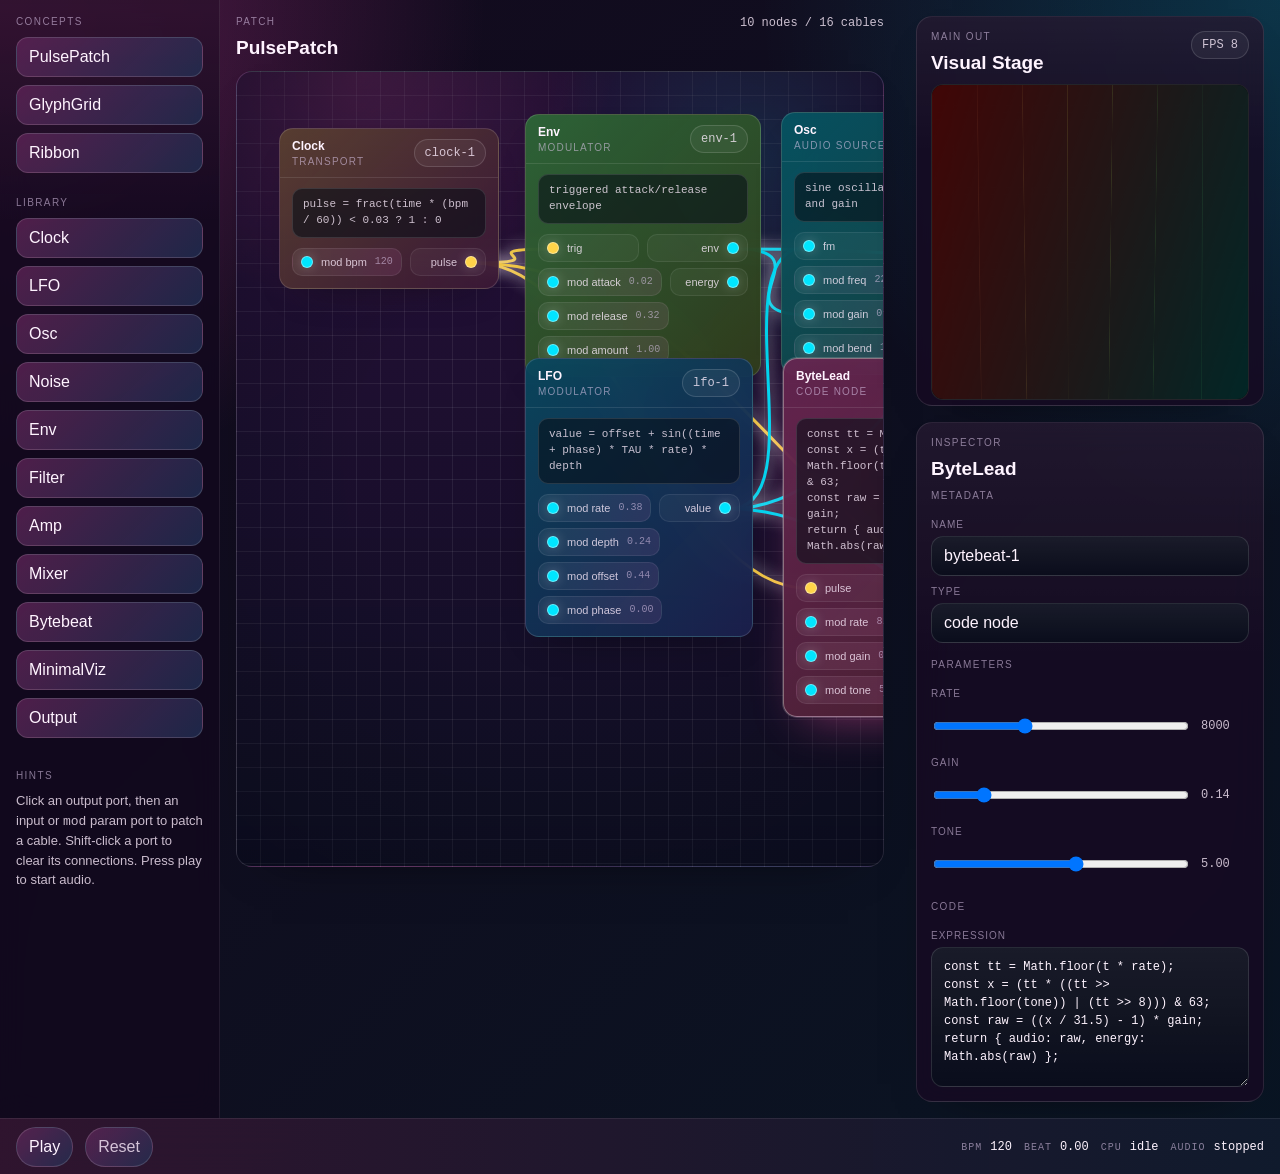
<file: index.html>
<!doctype html>
<html lang="en">
  <head>
    <meta charset="UTF-8" />
    <meta name="viewport" content="width=device-width, initial-scale=1.0" />
    <title>PulsePatch Prototype</title>
    <link rel="stylesheet" href="./styles.css" />
  </head>
  <body>
    <div class="app-shell">
      <aside class="left-rail">
        <div class="rail-section">
          <div class="section-label">Concepts</div>
          <a class="library-item nav-link" href="./index.html">PulsePatch</a>
          <a class="library-item nav-link" href="./glyphgrid.html">GlyphGrid</a>
          <a class="library-item nav-link" href="./ribbon.html">Ribbon</a>
        </div>
        <div class="rail-section">
          <div class="section-label">Library</div>
          <button class="library-item" data-node-type="clock">Clock</button>
          <button class="library-item" data-node-type="lfo">LFO</button>
          <button class="library-item" data-node-type="osc">Osc</button>
          <button class="library-item" data-node-type="noise">Noise</button>
          <button class="library-item" data-node-type="env">Env</button>
          <button class="library-item" data-node-type="filter">Filter</button>
          <button class="library-item" data-node-type="amp">Amp</button>
          <button class="library-item" data-node-type="mixer">Mixer</button>
          <button class="library-item" data-node-type="bytebeat">Bytebeat</button>
          <button class="library-item" data-node-type="visual">MinimalViz</button>
          <button class="library-item" data-node-type="output">Output</button>
        </div>
        <div class="rail-section">
          <div class="section-label">Hints</div>
          <p class="hint-text">Click an output port, then an input or <code>mod</code> param port to patch a cable. Shift-click a port to clear its connections. Press play to start audio.</p>
        </div>
      </aside>

      <main class="workspace">
        <section class="canvas-panel">
          <div class="panel-header">
            <div>
              <div class="section-label">Patch</div>
              <h1>PulsePatch</h1>
            </div>
            <div class="status-group">
              <span id="connection-status">4 nodes / 4 cables</span>
            </div>
          </div>
          <div id="patch-canvas" class="patch-canvas">
            <svg id="cable-layer" class="cable-layer"></svg>
          </div>
        </section>

        <aside class="right-panel">
          <section class="preview-panel">
            <div class="panel-header tight">
              <div>
                <div class="section-label">Main Out</div>
                <h2>Visual Stage</h2>
              </div>
              <div class="status-chip" id="fps-chip">FPS 0</div>
            </div>
            <canvas id="stage" width="640" height="360"></canvas>
          </section>

          <section class="inspector-panel">
            <div class="panel-header tight">
              <div>
                <div class="section-label">Inspector</div>
                <h2 id="inspector-title">Select a node</h2>
              </div>
            </div>
            <div id="inspector-body" class="inspector-body empty-state">
              Click a node to edit its ports, parameters, and code.
            </div>
          </section>
        </aside>
      </main>

      <footer class="transport-bar">
        <div class="transport-controls">
          <button id="play-toggle" class="transport-button">Play</button>
          <button id="reset-button" class="transport-button secondary">Reset</button>
        </div>
        <div class="transport-readouts">
          <div class="readout"><span class="readout-label">BPM</span><span id="bpm-readout">120</span></div>
          <div class="readout"><span class="readout-label">Beat</span><span id="beat-readout">0.00</span></div>
          <div class="readout"><span class="readout-label">CPU</span><span id="cpu-readout">idle</span></div>
          <div class="readout"><span class="readout-label">Audio</span><span id="audio-readout">stopped</span></div>
        </div>
      </footer>
    </div>

    <script type="module" src="./app.js"></script>
  </body>
</html>
</file>
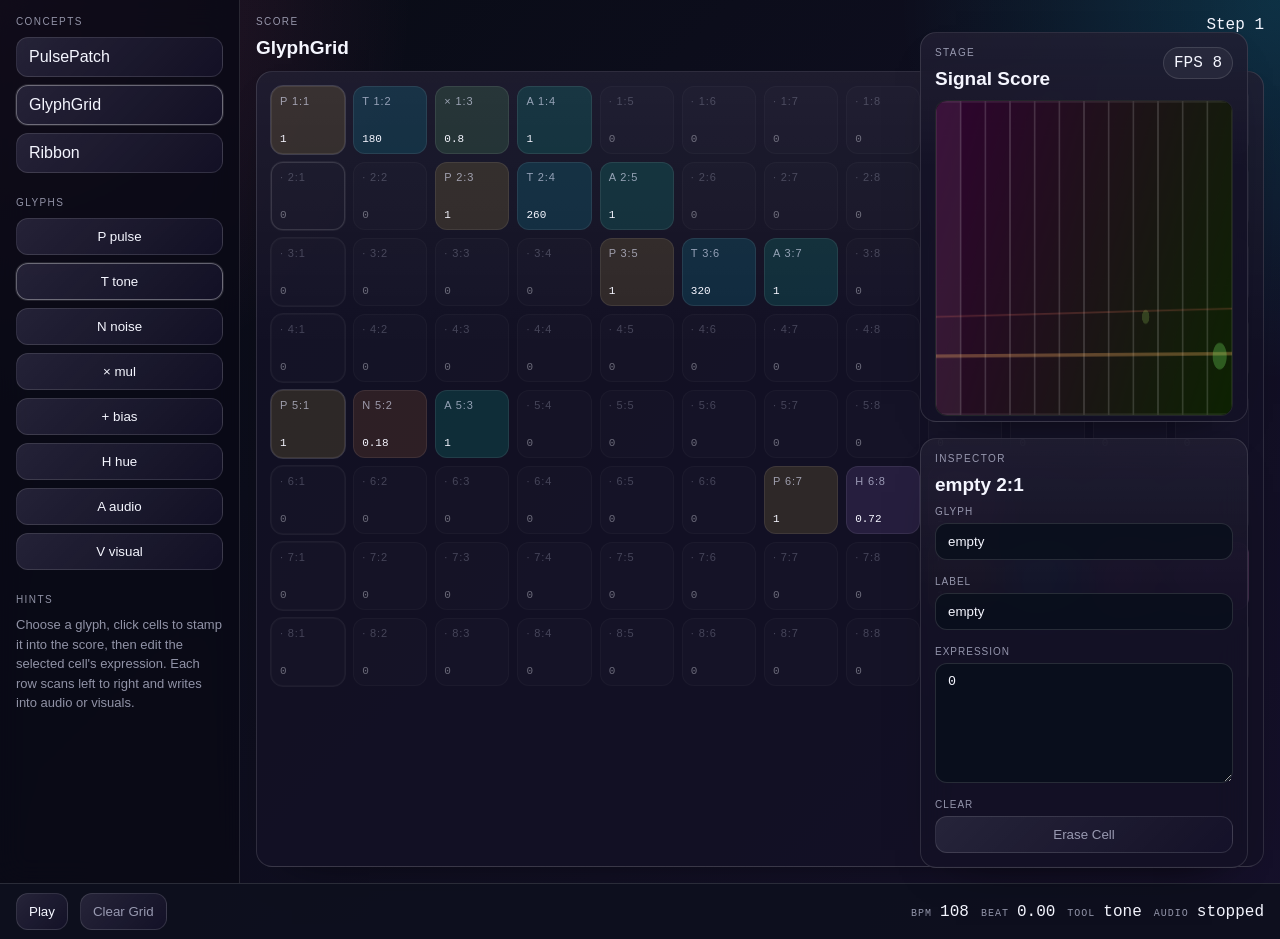
<file: glyphgrid.html>
<!doctype html>
<html lang="en">
  <head>
    <meta charset="UTF-8" />
    <meta name="viewport" content="width=device-width, initial-scale=1.0" />
    <title>GlyphGrid Prototype</title>
    <link rel="stylesheet" href="./glyphgrid.css" />
  </head>
  <body>
    <div class="shell">
      <aside class="sidebar">
        <section class="sidebar-section">
          <div class="section-label">Concepts</div>
          <a class="nav-link" href="./index.html">PulsePatch</a>
          <a class="nav-link active" href="./glyphgrid.html">GlyphGrid</a>
          <a class="nav-link" href="./ribbon.html">Ribbon</a>
        </section>
        <section class="sidebar-section">
          <div class="section-label">Glyphs</div>
          <div id="tool-palette" class="tool-palette"></div>
        </section>
        <section class="sidebar-section">
          <div class="section-label">Hints</div>
          <p class="hint-text">Choose a glyph, click cells to stamp it into the score, then edit the selected cell's expression. Each row scans left to right and writes into audio or visuals.</p>
        </section>
      </aside>

      <main class="workspace">
        <section class="grid-panel">
          <div class="panel-header">
            <div>
              <div class="section-label">Score</div>
              <h1>GlyphGrid</h1>
            </div>
            <div class="status-group">
              <span id="column-readout">Step 0</span>
            </div>
          </div>
          <div id="grid" class="grid"></div>
        </section>

        <aside class="right-panel">
          <section class="preview-panel">
            <div class="panel-header tight">
              <div>
                <div class="section-label">Stage</div>
                <h2>Signal Score</h2>
              </div>
              <div class="status-chip" id="fps-chip">FPS 0</div>
            </div>
            <canvas id="stage" width="640" height="360"></canvas>
          </section>

          <section class="inspector-panel">
            <div class="panel-header tight">
              <div>
                <div class="section-label">Inspector</div>
                <h2 id="inspector-title">Select a cell</h2>
              </div>
            </div>
            <div id="inspector-body" class="inspector-body empty-state">
              Click a grid cell to edit its label and expression.
            </div>
          </section>
        </aside>
      </main>

      <footer class="transport-bar">
        <div class="transport-controls">
          <button id="play-toggle" class="transport-button">Play</button>
          <button id="clear-button" class="transport-button secondary">Clear Grid</button>
        </div>
        <div class="transport-readouts">
          <div class="readout"><span class="readout-label">BPM</span><span id="bpm-readout">108</span></div>
          <div class="readout"><span class="readout-label">Beat</span><span id="beat-readout">0.00</span></div>
          <div class="readout"><span class="readout-label">Tool</span><span id="tool-readout">tone</span></div>
          <div class="readout"><span class="readout-label">Audio</span><span id="audio-readout">stopped</span></div>
        </div>
      </footer>
    </div>

    <script type="module" src="./glyphgrid.js"></script>
  </body>
</html>
</file>
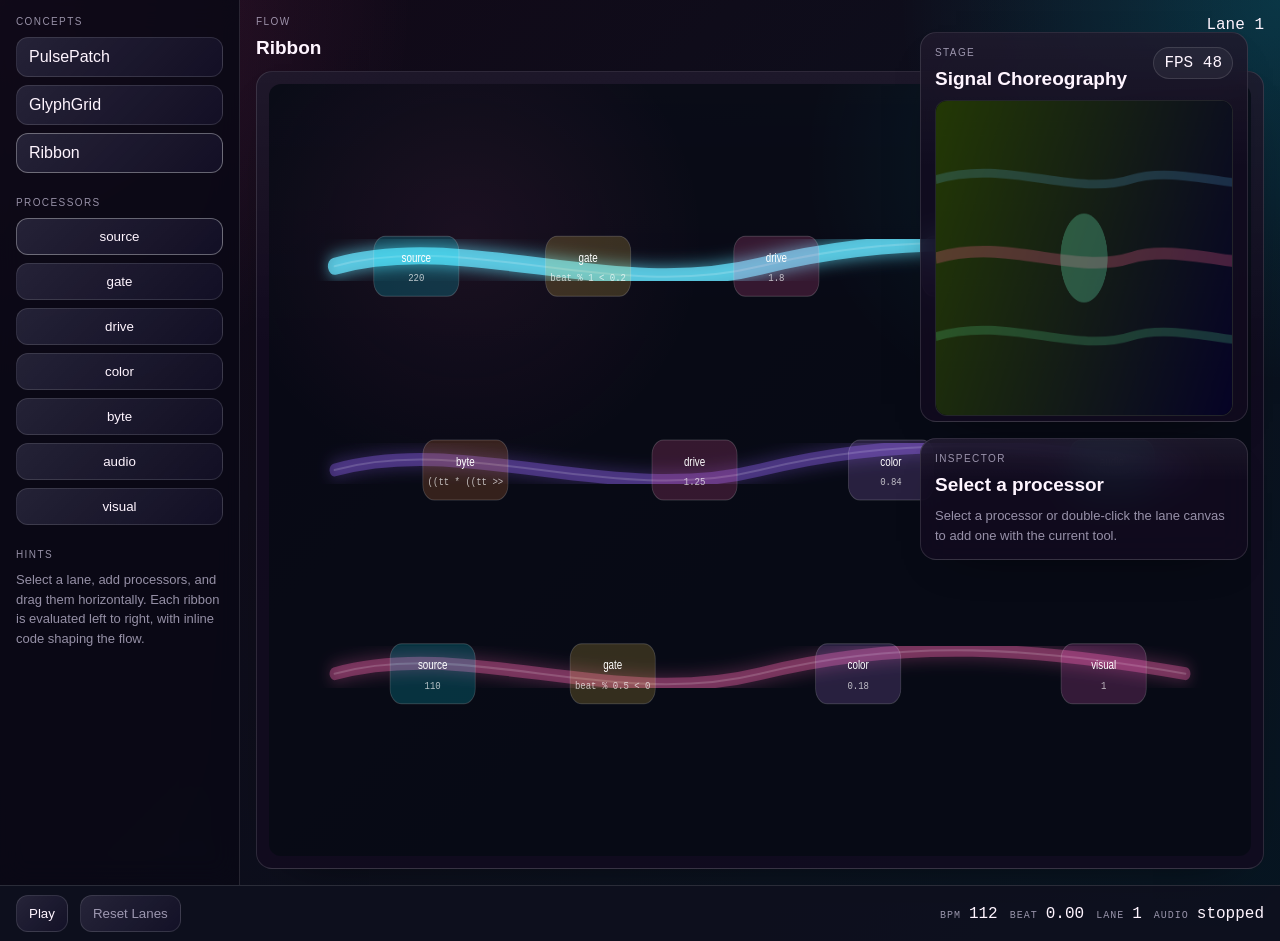
<file: ribbon.html>
<!doctype html>
<html lang="en">
  <head>
    <meta charset="UTF-8" />
    <meta name="viewport" content="width=device-width, initial-scale=1.0" />
    <title>Ribbon Prototype</title>
    <link rel="stylesheet" href="./ribbon.css" />
  </head>
  <body>
    <div class="shell">
      <aside class="sidebar">
        <section class="sidebar-section">
          <div class="section-label">Concepts</div>
          <a class="nav-link" href="./index.html">PulsePatch</a>
          <a class="nav-link" href="./glyphgrid.html">GlyphGrid</a>
          <a class="nav-link active" href="./ribbon.html">Ribbon</a>
        </section>
        <section class="sidebar-section">
          <div class="section-label">Processors</div>
          <div id="processor-palette" class="tool-palette"></div>
        </section>
        <section class="sidebar-section">
          <div class="section-label">Hints</div>
          <p class="hint-text">Select a lane, add processors, and drag them horizontally. Each ribbon is evaluated left to right, with inline code shaping the flow.</p>
        </section>
      </aside>

      <main class="workspace">
        <section class="ribbon-panel">
          <div class="panel-header">
            <div>
              <div class="section-label">Flow</div>
              <h1>Ribbon</h1>
            </div>
            <div class="status-group">
              <span id="lane-readout">Lane 1</span>
            </div>
          </div>
          <div id="ribbon-canvas" class="ribbon-canvas">
            <svg id="ribbon-svg" viewBox="0 0 1200 720" preserveAspectRatio="none"></svg>
          </div>
        </section>

        <aside class="right-panel">
          <section class="preview-panel">
            <div class="panel-header tight">
              <div>
                <div class="section-label">Stage</div>
                <h2>Signal Choreography</h2>
              </div>
              <div class="status-chip" id="fps-chip">FPS 0</div>
            </div>
            <canvas id="stage" width="640" height="360"></canvas>
          </section>

          <section class="inspector-panel">
            <div class="panel-header tight">
              <div>
                <div class="section-label">Inspector</div>
                <h2 id="inspector-title">Select a processor</h2>
              </div>
            </div>
            <div id="inspector-body" class="inspector-body empty-state">
              Select a lane or processor to edit it.
            </div>
          </section>
        </aside>
      </main>

      <footer class="transport-bar">
        <div class="transport-controls">
          <button id="play-toggle" class="transport-button">Play</button>
          <button id="reset-button" class="transport-button secondary">Reset Lanes</button>
        </div>
        <div class="transport-readouts">
          <div class="readout"><span class="readout-label">BPM</span><span id="bpm-readout">112</span></div>
          <div class="readout"><span class="readout-label">Beat</span><span id="beat-readout">0.00</span></div>
          <div class="readout"><span class="readout-label">Lane</span><span id="lane-readout-bottom">1</span></div>
          <div class="readout"><span class="readout-label">Audio</span><span id="audio-readout">stopped</span></div>
        </div>
      </footer>
    </div>

    <script type="module" src="./ribbon.js"></script>
  </body>
</html>
</file>
<file: styles.css>
:root {
  --bg: #14091d;
  --bg-2: #091523;
  --panel: rgba(22, 10, 35, 0.82);
  --panel-strong: rgba(37, 14, 54, 0.92);
  --panel-soft: rgba(15, 24, 41, 0.9);
  --line: rgba(255, 255, 255, 0.15);
  --line-strong: rgba(255, 255, 255, 0.3);
  --text: #fff4ff;
  --text-dim: rgba(255, 240, 255, 0.78);
  --text-muted: rgba(220, 200, 235, 0.58);
  --sig: #00e5ff;
  --trig: #ffd449;
  --gate: #ff8a3d;
  --img: #ff67d9;
  --evt: #6dfd8d;
  --accent-a: #ff5ca8;
  --accent-b: #7c4dff;
  --accent-c: #00dbde;
  --shadow: rgba(0, 0, 0, 0.45);
}

* {
  box-sizing: border-box;
}

html,
body {
  margin: 0;
  min-height: 100%;
  background:
    radial-gradient(circle at top left, rgba(255, 73, 186, 0.3), transparent 28%),
    radial-gradient(circle at top right, rgba(0, 221, 255, 0.18), transparent 30%),
    linear-gradient(135deg, var(--bg), var(--bg-2));
  color: var(--text);
  font-family: "Avenir Next", "Segoe UI", "Helvetica Neue", sans-serif;
}

button,
input,
textarea {
  font: inherit;
}

body {
  min-height: 100vh;
}

.app-shell {
  min-height: 100vh;
  display: grid;
  grid-template-columns: 220px 1fr;
  grid-template-rows: 1fr 56px;
}

.left-rail {
  padding: 16px;
  border-right: 1px solid rgba(255, 255, 255, 0.08);
  background:
    linear-gradient(180deg, rgba(255, 92, 168, 0.1), transparent 20%),
    rgba(18, 9, 30, 0.86);
  backdrop-filter: blur(14px);
}

.rail-section + .rail-section {
  margin-top: 24px;
}

.section-label {
  font-size: 10px;
  letter-spacing: 0.14em;
  text-transform: uppercase;
  color: var(--text-muted);
  margin-bottom: 10px;
}

.library-item,
.transport-button {
  width: 100%;
  text-align: left;
  background:
    linear-gradient(135deg, rgba(255, 93, 167, 0.2), rgba(0, 219, 222, 0.12)),
    rgba(42, 18, 60, 0.72);
  color: var(--text);
  border: 1px solid rgba(255, 255, 255, 0.14);
  border-radius: 12px;
  padding: 10px 12px;
  margin-bottom: 8px;
  cursor: pointer;
  box-shadow: 0 12px 30px -26px rgba(255, 92, 168, 0.65);
}

.nav-link {
  display: block;
  text-decoration: none;
}

.library-item:hover,
.transport-button:hover {
  border-color: rgba(255, 255, 255, 0.36);
  transform: translateY(-1px);
}

.hint-text {
  margin: 0;
  color: var(--text-dim);
  line-height: 1.5;
  font-size: 13px;
}

.workspace {
  display: grid;
  grid-template-columns: minmax(0, 1fr) 380px;
  overflow: hidden;
}

.canvas-panel,
.right-panel {
  padding: 16px;
}

.panel-header {
  display: flex;
  justify-content: space-between;
  align-items: flex-start;
  margin-bottom: 12px;
}

.panel-header.tight {
  margin-bottom: 10px;
}

.panel-header h1,
.panel-header h2 {
  margin: 0;
  font-size: 19px;
  font-weight: 600;
}

.status-group,
.status-chip,
.port-value,
.port-mod-count,
.transport-readouts,
.param-inline output {
  font-family: "SF Mono", "Menlo", "Monaco", monospace;
}

.status-group,
.status-chip {
  color: var(--text-dim);
  font-size: 12px;
}

.status-chip {
  border: 1px solid rgba(255, 255, 255, 0.14);
  border-radius: 999px;
  padding: 6px 10px;
  background: rgba(255, 255, 255, 0.05);
}

.patch-canvas,
.preview-panel,
.inspector-panel {
  border-radius: 16px;
  border: 1px solid rgba(255, 255, 255, 0.1);
  background:
    linear-gradient(180deg, rgba(255, 255, 255, 0.05), transparent 35%),
    var(--panel);
  box-shadow: 0 18px 50px -36px rgba(0, 0, 0, 0.8);
}

.patch-canvas {
  position: relative;
  height: calc(100vh - 104px);
  overflow: hidden;
  background-image:
    linear-gradient(rgba(255, 255, 255, 0.07) 1px, transparent 1px),
    linear-gradient(90deg, rgba(255, 255, 255, 0.07) 1px, transparent 1px),
    radial-gradient(circle at 20% 0%, rgba(255, 92, 168, 0.2), transparent 26%),
    radial-gradient(circle at 80% 10%, rgba(0, 219, 222, 0.16), transparent 24%),
    linear-gradient(180deg, rgba(122, 42, 166, 0.18), rgba(7, 19, 35, 0.45));
  background-size: 24px 24px, 24px 24px, auto, auto, auto;
  background-position: -1px -1px, -1px -1px, center, center, center;
}

.patch-canvas::before {
  content: "";
  position: absolute;
  inset: 0;
  background:
    radial-gradient(circle at center, transparent 40%, rgba(6, 9, 20, 0.42) 100%);
  pointer-events: none;
}

.cable-layer {
  position: absolute;
  inset: 0;
  width: 100%;
  height: 100%;
  pointer-events: none;
}

.right-panel {
  display: grid;
  grid-template-rows: 390px minmax(0, 1fr);
  gap: 16px;
}

.preview-panel,
.inspector-panel {
  padding: 14px;
  backdrop-filter: blur(16px);
}

#stage {
  width: 100%;
  height: calc(100% - 44px);
  display: block;
  border-radius: 12px;
  border: 1px solid rgba(255, 255, 255, 0.12);
  background: #06060b;
}

.inspector-body {
  display: grid;
  gap: 16px;
}

.empty-state {
  color: var(--text-dim);
  line-height: 1.5;
  font-size: 13px;
}

.inspector-section {
  display: grid;
  gap: 8px;
}

.param-grid,
.meta-grid {
  display: grid;
  gap: 10px;
}

.param-row,
.meta-row {
  display: grid;
  gap: 6px;
}

.param-row label,
.meta-row label {
  font-size: 10px;
  letter-spacing: 0.1em;
  text-transform: uppercase;
  color: var(--text-muted);
}

.param-row input,
.param-row textarea,
.meta-row input {
  width: 100%;
  border-radius: 12px;
  border: 1px solid rgba(255, 255, 255, 0.12);
  background:
    linear-gradient(180deg, rgba(255, 255, 255, 0.06), transparent),
    rgba(10, 14, 28, 0.86);
  color: var(--text);
  padding: 10px 12px;
}

.param-row textarea {
  min-height: 140px;
  resize: vertical;
  font-family: "SF Mono", "Menlo", "Monaco", monospace;
  font-size: 12px;
  line-height: 1.5;
}

.param-inline {
  display: flex;
  align-items: center;
  gap: 10px;
}

.param-inline output {
  font-size: 12px;
  color: var(--text-dim);
  min-width: 48px;
}

.node {
  position: absolute;
  width: 220px;
  border-radius: 14px;
  border: 1px solid rgba(255, 255, 255, 0.14);
  overflow: hidden;
  user-select: none;
  backdrop-filter: blur(20px);
  box-shadow: 0 18px 40px -24px var(--shadow);
}

.node.clock {
  background:
    linear-gradient(135deg, rgba(255, 212, 73, 0.24), rgba(255, 94, 170, 0.1)),
    rgba(33, 14, 39, 0.88);
}

.node.lfo {
  background:
    linear-gradient(135deg, rgba(0, 229, 255, 0.22), rgba(124, 77, 255, 0.14)),
    rgba(10, 24, 46, 0.9);
}

.node.osc {
  background:
    linear-gradient(135deg, rgba(0, 229, 255, 0.24), rgba(109, 253, 141, 0.14)),
    rgba(8, 34, 46, 0.92);
}

.node.noise {
  background:
    linear-gradient(135deg, rgba(255, 212, 73, 0.28), rgba(255, 138, 61, 0.14)),
    rgba(46, 28, 8, 0.92);
}

.node.env {
  background:
    linear-gradient(135deg, rgba(109, 253, 141, 0.28), rgba(255, 212, 73, 0.12)),
    rgba(18, 40, 20, 0.92);
}

.node.filter {
  background:
    linear-gradient(135deg, rgba(124, 77, 255, 0.24), rgba(0, 229, 255, 0.12)),
    rgba(18, 18, 48, 0.92);
}

.node.amp {
  background:
    linear-gradient(135deg, rgba(255, 92, 168, 0.24), rgba(124, 77, 255, 0.14)),
    rgba(34, 12, 46, 0.92);
}

.node.mixer {
  background:
    linear-gradient(135deg, rgba(109, 253, 141, 0.22), rgba(0, 229, 255, 0.12)),
    rgba(10, 34, 34, 0.92);
}

.node.bytebeat {
  background:
    linear-gradient(135deg, rgba(255, 92, 168, 0.28), rgba(255, 138, 61, 0.14)),
    rgba(40, 14, 45, 0.9);
}

.node.visual {
  background:
    linear-gradient(135deg, rgba(255, 103, 217, 0.22), rgba(0, 229, 255, 0.12)),
    rgba(20, 16, 54, 0.9);
}

.node.output {
  background:
    linear-gradient(135deg, rgba(109, 253, 141, 0.2), rgba(0, 219, 222, 0.12)),
    rgba(13, 35, 35, 0.9);
}

.node.selected {
  border-color: rgba(255, 255, 255, 0.36);
  box-shadow:
    0 0 0 1px rgba(255, 255, 255, 0.16),
    0 20px 44px -20px rgba(255, 92, 168, 0.45);
}

.node-header {
  display: flex;
  justify-content: space-between;
  align-items: center;
  padding: 10px 12px;
  border-bottom: 1px solid rgba(255, 255, 255, 0.1);
  cursor: grab;
}

.node-title {
  display: grid;
  gap: 3px;
}

.node-title strong {
  font-size: 12px;
  font-weight: 600;
}

.node-title span {
  font-size: 10px;
  color: var(--text-muted);
  text-transform: uppercase;
  letter-spacing: 0.12em;
}

.node-body {
  display: grid;
  gap: 10px;
  padding: 10px 12px 12px;
}

.node-preview {
  padding: 8px 10px;
  border: 1px solid rgba(255, 255, 255, 0.12);
  border-radius: 10px;
  background: rgba(8, 14, 24, 0.58);
  font-family: "SF Mono", "Menlo", "Monaco", monospace;
  font-size: 11px;
  line-height: 1.45;
  color: var(--text-dim);
  white-space: pre-wrap;
}

.port-list {
  display: grid;
  gap: 6px;
}

.port-row {
  display: grid;
  grid-template-columns: 1fr 1fr;
  gap: 8px;
}

.port-side {
  min-height: 28px;
}

.port-hit {
  width: 100%;
  height: 100%;
  display: inline-flex;
  align-items: center;
  gap: 8px;
  border: 1px solid rgba(255, 255, 255, 0.08);
  border-radius: 10px;
  padding: 7px 8px;
  background: rgba(255, 255, 255, 0.04);
  color: var(--text-dim);
  cursor: pointer;
}

.port-side.left .port-hit {
  justify-content: flex-start;
}

.port-side.right .port-hit {
  justify-content: flex-end;
}

.port-hit:hover,
.port-hit.pending {
  border-color: rgba(255, 255, 255, 0.3);
  background: rgba(255, 255, 255, 0.08);
}

.port-hit.param {
  background:
    linear-gradient(90deg, rgba(255, 255, 255, 0.04), rgba(255, 103, 217, 0.08)),
    rgba(255, 255, 255, 0.02);
}

.port {
  width: 12px;
  height: 12px;
  border-radius: 999px;
  border: 1px solid rgba(255, 255, 255, 0.4);
  box-shadow: 0 0 12px rgba(255, 255, 255, 0.25);
  flex: 0 0 auto;
}

.port.sig,
.port-hit.sig .port {
  background: var(--sig);
}

.port.trig,
.port-hit.trig .port {
  background: var(--trig);
}

.port.gate,
.port-hit.gate .port {
  background: var(--gate);
}

.port.img,
.port-hit.img .port {
  background: var(--img);
}

.port-label {
  font-size: 11px;
  white-space: nowrap;
}

.port-value,
.port-mod-count {
  font-size: 10px;
  color: var(--text-muted);
}

.port-mod-count {
  margin-left: auto;
  color: #fff38e;
}

.transport-bar {
  grid-column: 1 / -1;
  display: flex;
  justify-content: space-between;
  align-items: center;
  gap: 16px;
  padding: 0 16px;
  border-top: 1px solid rgba(255, 255, 255, 0.08);
  background:
    linear-gradient(90deg, rgba(255, 92, 168, 0.12), rgba(0, 219, 222, 0.08)),
    rgba(19, 10, 30, 0.92);
  backdrop-filter: blur(16px);
}

.transport-controls,
.transport-readouts {
  display: flex;
  align-items: center;
  gap: 12px;
}

.transport-button {
  width: auto;
  border-radius: 999px;
  margin-bottom: 0;
}

.transport-button.secondary {
  color: var(--text-dim);
}

.readout {
  display: flex;
  align-items: baseline;
  gap: 8px;
}

.readout-label {
  color: var(--text-muted);
  font-size: 10px;
  text-transform: uppercase;
  letter-spacing: 0.1em;
}

.readout span:last-child {
  font-size: 12px;
}

.cable-path {
  fill: none;
  stroke-width: 3;
  opacity: 0.95;
  filter: drop-shadow(0 0 8px currentColor);
}

.cable-path.sig {
  stroke: var(--sig);
}

.cable-path.trig {
  stroke: var(--trig);
}

.cable-path.gate {
  stroke: var(--gate);
}

.cable-path.img {
  stroke: var(--img);
}

.cable-path.preview {
  opacity: 0.55;
  stroke-dasharray: 8 8;
}

@media (max-width: 1240px) {
  .workspace {
    grid-template-columns: minmax(0, 1fr);
  }

  .right-panel {
    position: absolute;
    top: 16px;
    right: 16px;
    width: 360px;
    pointer-events: none;
  }

  .right-panel > * {
    pointer-events: auto;
  }
}
</file>
<file: glyphgrid.css>
:root {
  --bg: #070b13;
  --bg2: #16112b;
  --panel: rgba(20, 17, 38, 0.84);
  --panel2: rgba(10, 18, 33, 0.88);
  --line: rgba(255, 255, 255, 0.12);
  --text: #f5f6ff;
  --muted: rgba(227, 230, 255, 0.62);
  --tone: #00e5ff;
  --pulse: #ffd449;
  --noise: #ff8a3d;
  --mul: #7cff8a;
  --bias: #ff5ca8;
  --hue: #bb86ff;
  --audio: #00ffd5;
  --visual: #ff67d9;
}

* { box-sizing: border-box; }
html, body {
  margin: 0;
  min-height: 100%;
  color: var(--text);
  font-family: "Avenir Next", "Segoe UI", sans-serif;
  background:
    radial-gradient(circle at 0% 0%, rgba(255, 92, 168, 0.18), transparent 26%),
    radial-gradient(circle at 100% 0%, rgba(0, 229, 255, 0.16), transparent 24%),
    linear-gradient(135deg, var(--bg), var(--bg2));
}

.shell {
  min-height: 100vh;
  display: grid;
  grid-template-columns: 240px 1fr;
  grid-template-rows: 1fr 56px;
}

.sidebar {
  padding: 16px;
  background: rgba(10, 10, 22, 0.84);
  border-right: 1px solid var(--line);
  backdrop-filter: blur(14px);
}

.sidebar-section + .sidebar-section { margin-top: 24px; }
.section-label {
  margin-bottom: 10px;
  font-size: 10px;
  letter-spacing: 0.14em;
  text-transform: uppercase;
  color: var(--muted);
}

.nav-link, .tool-button, .transport-button {
  display: block;
  width: 100%;
  padding: 10px 12px;
  border-radius: 12px;
  border: 1px solid var(--line);
  background:
    linear-gradient(135deg, rgba(255,255,255,0.08), transparent),
    rgba(22, 20, 44, 0.74);
  color: var(--text);
  text-decoration: none;
  cursor: pointer;
  margin-bottom: 8px;
}

.nav-link.active, .tool-button.active {
  border-color: rgba(255,255,255,0.34);
  box-shadow: 0 0 0 1px rgba(255,255,255,0.1);
}

.hint-text { margin: 0; color: var(--muted); line-height: 1.5; font-size: 13px; }
.workspace { display: grid; grid-template-columns: minmax(0, 1fr) 380px; }
.grid-panel, .right-panel { padding: 16px; }
.panel-header { display: flex; justify-content: space-between; align-items: flex-start; margin-bottom: 12px; }
.panel-header.tight { margin-bottom: 10px; }
.panel-header h1, .panel-header h2 { margin: 0; font-size: 19px; }
.status-group, .status-chip, .transport-readouts, .cell-code {
  font-family: "SF Mono", "Menlo", monospace;
}
.status-chip {
  padding: 6px 10px;
  border-radius: 999px;
  border: 1px solid var(--line);
  background: rgba(255,255,255,0.05);
}

.grid-panel > .grid,
.preview-panel,
.inspector-panel {
  border-radius: 16px;
  border: 1px solid var(--line);
  background:
    linear-gradient(180deg, rgba(255,255,255,0.05), transparent 35%),
    var(--panel);
  box-shadow: 0 18px 50px -36px rgba(0,0,0,0.9);
}

.grid {
  padding: 14px;
  display: grid;
  grid-template-columns: repeat(12, minmax(56px, 1fr));
  gap: 8px;
  min-height: calc(100vh - 104px);
  align-content: start;
}

.cell {
  height: 68px;
  border-radius: 12px;
  border: 1px solid rgba(255,255,255,0.08);
  background: rgba(255,255,255,0.04);
  color: var(--text);
  text-align: left;
  padding: 8px;
  cursor: pointer;
  display: grid;
  align-content: space-between;
}

.cell.active-col { outline: 1px solid rgba(255,255,255,0.16); }
.cell.selected { border-color: rgba(255,255,255,0.34); }
.cell.empty { opacity: 0.38; }
.cell.tone { background: rgba(0,229,255,0.12); }
.cell.pulse { background: rgba(255,212,73,0.12); }
.cell.noise { background: rgba(255,138,61,0.12); }
.cell.mul { background: rgba(124,255,138,0.12); }
.cell.bias { background: rgba(255,92,168,0.12); }
.cell.hue { background: rgba(187,134,255,0.12); }
.cell.audio { background: rgba(0,255,213,0.12); }
.cell.visual { background: rgba(255,103,217,0.12); }

.cell-label { font-size: 11px; letter-spacing: 0.08em; text-transform: uppercase; color: var(--muted); }
.cell-code { font-size: 11px; white-space: nowrap; overflow: hidden; text-overflow: ellipsis; }

.right-panel {
  padding: 16px;
  display: grid;
  grid-template-rows: 390px minmax(0, 1fr);
  gap: 16px;
}

.preview-panel, .inspector-panel { padding: 14px; backdrop-filter: blur(16px); }
#stage {
  width: 100%;
  height: calc(100% - 44px);
  display: block;
  border-radius: 12px;
  border: 1px solid var(--line);
  background: #05070d;
}

.inspector-body { display: grid; gap: 16px; }
.empty-state { color: var(--muted); line-height: 1.5; font-size: 13px; }
.field { display: grid; gap: 6px; }
.field label {
  font-size: 10px;
  letter-spacing: 0.1em;
  text-transform: uppercase;
  color: var(--muted);
}
.field input, .field textarea {
  width: 100%;
  padding: 10px 12px;
  border-radius: 12px;
  border: 1px solid var(--line);
  background: rgba(9, 15, 28, 0.82);
  color: var(--text);
}
.field textarea {
  min-height: 120px;
  resize: vertical;
  font-family: "SF Mono", "Menlo", monospace;
}

.transport-bar {
  grid-column: 1 / -1;
  display: flex;
  justify-content: space-between;
  align-items: center;
  padding: 0 16px;
  border-top: 1px solid var(--line);
  background: rgba(14, 16, 30, 0.92);
}

.transport-controls, .transport-readouts { display: flex; align-items: center; gap: 12px; }
.transport-button { width: auto; margin-bottom: 0; }
.transport-button.secondary { color: var(--muted); }
.readout { display: flex; gap: 8px; align-items: baseline; }
.readout-label {
  font-size: 10px;
  text-transform: uppercase;
  letter-spacing: 0.1em;
  color: var(--muted);
}

@media (max-width: 1320px) {
  .workspace { grid-template-columns: minmax(0, 1fr); }
  .right-panel {
    position: absolute;
    top: 16px;
    right: 16px;
    width: 360px;
    pointer-events: none;
  }
  .right-panel > * { pointer-events: auto; }
}
</file>
<file: ribbon.css>
:root {
  --bg: #130716;
  --bg2: #071622;
  --panel: rgba(19, 11, 32, 0.84);
  --line: rgba(255, 255, 255, 0.12);
  --text: #fff5ff;
  --muted: rgba(235, 227, 255, 0.62);
}

* { box-sizing: border-box; }
html, body {
  margin: 0;
  min-height: 100%;
  color: var(--text);
  font-family: "Avenir Next", "Segoe UI", sans-serif;
  background:
    radial-gradient(circle at 0% 0%, rgba(255, 92, 168, 0.16), transparent 26%),
    radial-gradient(circle at 100% 0%, rgba(0, 229, 255, 0.18), transparent 24%),
    linear-gradient(135deg, var(--bg), var(--bg2));
}

.shell {
  min-height: 100vh;
  display: grid;
  grid-template-columns: 240px 1fr;
  grid-template-rows: 1fr 56px;
}

.sidebar {
  padding: 16px;
  background: rgba(10, 9, 22, 0.86);
  border-right: 1px solid var(--line);
  backdrop-filter: blur(14px);
}

.sidebar-section + .sidebar-section { margin-top: 24px; }
.section-label {
  margin-bottom: 10px;
  font-size: 10px;
  letter-spacing: 0.14em;
  text-transform: uppercase;
  color: var(--muted);
}

.nav-link, .tool-button, .transport-button {
  display: block;
  width: 100%;
  padding: 10px 12px;
  border-radius: 12px;
  border: 1px solid var(--line);
  background:
    linear-gradient(135deg, rgba(255,255,255,0.08), transparent),
    rgba(22, 20, 44, 0.74);
  color: var(--text);
  text-decoration: none;
  cursor: pointer;
  margin-bottom: 8px;
}

.nav-link.active, .tool-button.active { border-color: rgba(255,255,255,0.34); }
.hint-text { margin: 0; color: var(--muted); line-height: 1.5; font-size: 13px; }
.workspace { display: grid; grid-template-columns: minmax(0, 1fr) 380px; }
.ribbon-panel, .right-panel { padding: 16px; }
.panel-header { display: flex; justify-content: space-between; align-items: flex-start; margin-bottom: 12px; }
.panel-header.tight { margin-bottom: 10px; }
.panel-header h1, .panel-header h2 { margin: 0; font-size: 19px; }
.status-group, .status-chip, .transport-readouts, .processor-code {
  font-family: "SF Mono", "Menlo", monospace;
}
.status-chip {
  padding: 6px 10px;
  border-radius: 999px;
  border: 1px solid var(--line);
  background: rgba(255,255,255,0.05);
}

.ribbon-canvas, .preview-panel, .inspector-panel {
  border-radius: 16px;
  border: 1px solid var(--line);
  background:
    linear-gradient(180deg, rgba(255,255,255,0.05), transparent 35%),
    var(--panel);
  box-shadow: 0 18px 50px -36px rgba(0,0,0,0.9);
}

.ribbon-canvas {
  min-height: calc(100vh - 104px);
  padding: 12px;
}

#ribbon-svg {
  width: 100%;
  height: calc(100vh - 128px);
  display: block;
  border-radius: 12px;
  background:
    radial-gradient(circle at 20% 20%, rgba(255,92,168,0.08), transparent 24%),
    radial-gradient(circle at 80% 10%, rgba(0,229,255,0.08), transparent 24%),
    rgba(7, 10, 20, 0.82);
}

.right-panel { display: grid; grid-template-rows: 390px minmax(0, 1fr); gap: 16px; }
.preview-panel, .inspector-panel { padding: 14px; backdrop-filter: blur(16px); }
#stage {
  width: 100%;
  height: calc(100% - 44px);
  display: block;
  border-radius: 12px;
  border: 1px solid var(--line);
  background: #05070d;
}

.inspector-body { display: grid; gap: 16px; }
.empty-state { color: var(--muted); line-height: 1.5; font-size: 13px; }
.field { display: grid; gap: 6px; }
.field label {
  font-size: 10px;
  letter-spacing: 0.1em;
  text-transform: uppercase;
  color: var(--muted);
}
.field input, .field textarea {
  width: 100%;
  padding: 10px 12px;
  border-radius: 12px;
  border: 1px solid var(--line);
  background: rgba(9, 15, 28, 0.82);
  color: var(--text);
}
.field textarea {
  min-height: 120px;
  resize: vertical;
  font-family: "SF Mono", "Menlo", monospace;
}

.transport-bar {
  grid-column: 1 / -1;
  display: flex;
  justify-content: space-between;
  align-items: center;
  padding: 0 16px;
  border-top: 1px solid var(--line);
  background: rgba(14, 16, 30, 0.92);
}

.transport-controls, .transport-readouts { display: flex; gap: 12px; align-items: center; }
.transport-button { width: auto; margin-bottom: 0; }
.transport-button.secondary { color: var(--muted); }
.readout { display: flex; gap: 8px; align-items: baseline; }
.readout-label {
  font-size: 10px;
  text-transform: uppercase;
  letter-spacing: 0.1em;
  color: var(--muted);
}

@media (max-width: 1320px) {
  .workspace { grid-template-columns: minmax(0, 1fr); }
  .right-panel {
    position: absolute;
    top: 16px;
    right: 16px;
    width: 360px;
    pointer-events: none;
  }
  .right-panel > * { pointer-events: auto; }
}
</file>
